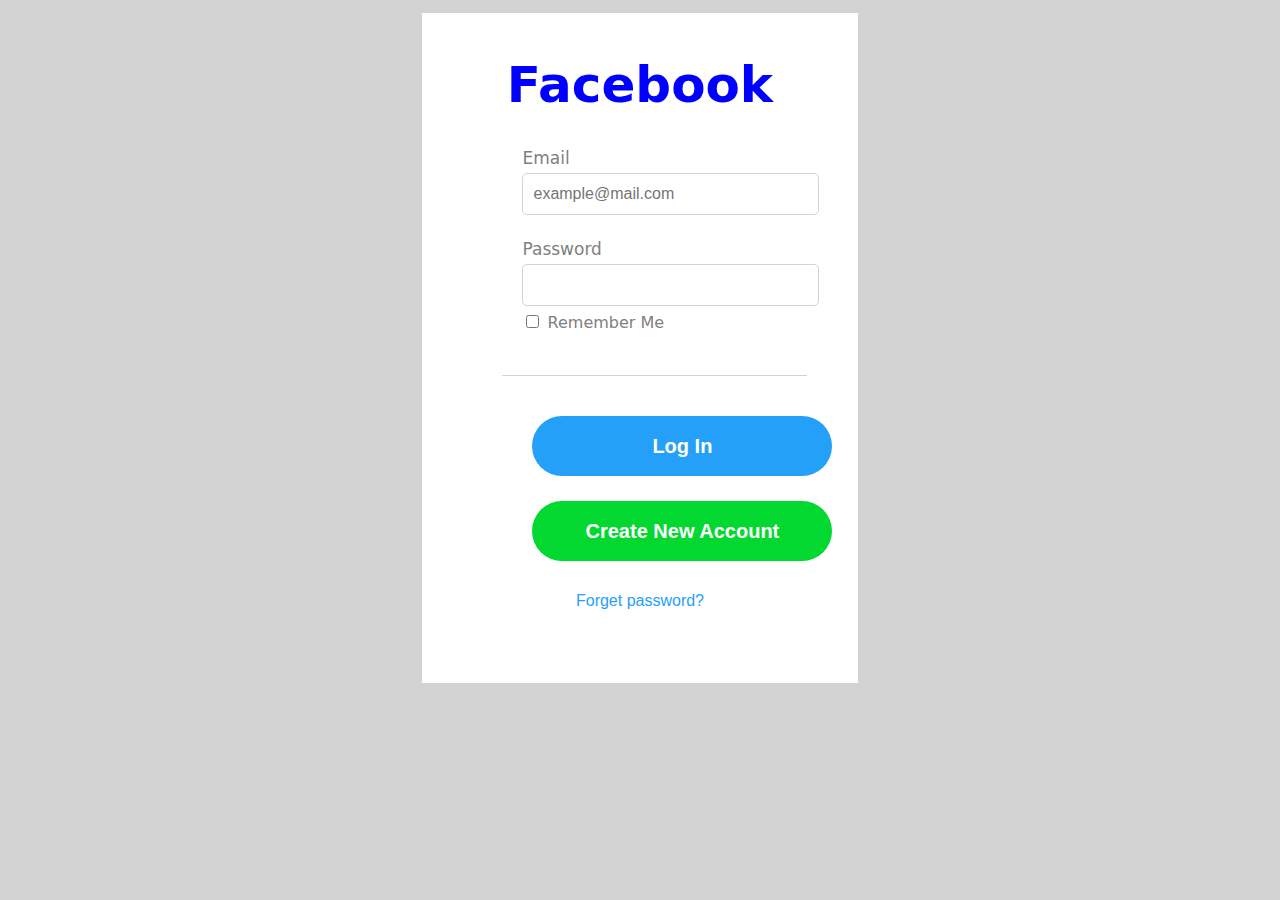
<file: facebook.html>
<!DOCTYPE html>
<html lang="en">
<head>
    <meta charset="UTF-8">
    <meta name="viewport" content="width=device-width, initial-scale=1.0">
    <title>Document</title>
    <link rel="stylesheet" href="facebook.css">
</head>
<body>
    <div class="mainBox">
        <h1>Facebook</h1>
        <div class="subBox">
            <label>Email</label>
            <input type="email" class="string" required title="Please fill your email address here" placeholder="example@mail.com">
            <div class="requiredField">This field is required.</div>
        </div>
        <div class="subBox">
            <label>Password</label>
            <input type="password" class="string" title="Please fill your password here" required>
            <div class="requiredField">This field is required.</div>
        </div>
        <div class="checkBox">
            <input style="cursor: pointer" type="checkbox">
            Remember Me
        </div>
        <div id="cutline"></div>
        <div>
            <button class="button1">Log In</button>
        </div>
        <div>
            <button class="button2">Create New Account</button>
        </div>
        <div class="forget">
            <a id="forget" href="https://www.google.com" target="_self">Forget password?</a>
        </div>
    </div>
</body>
</html>
</file>
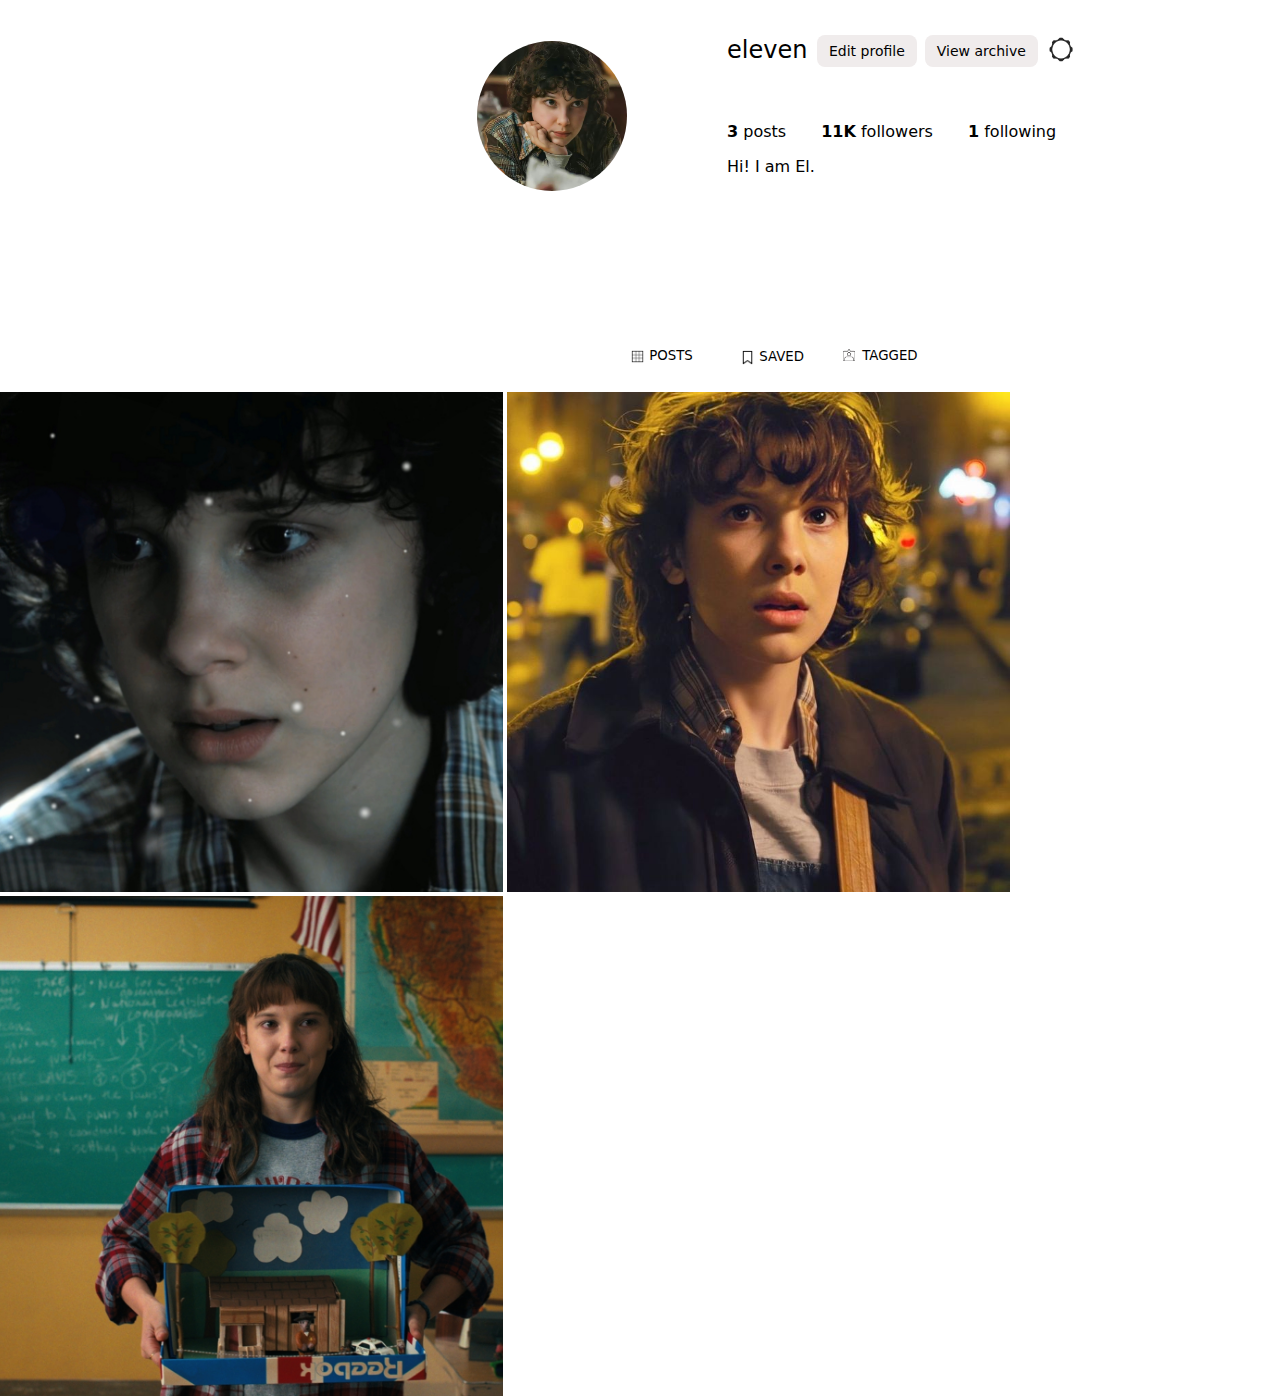
<file: myhomepage.html>
<!DOCTYPE html>
<html lang="en">
<head>
    <meta charset="UTF-8">
    <meta name="viewport" content="width=device-width, initial-scale=1.0">
    <title>Eleven Homepage</title>
    <link rel="stylesheet" href="myhomepage.css">
</head>
<body style="margin: 0px;">
    <a href="https://google.com" target="_blank" title="Change profile photo"><img class="profile_picture" src="images/el1.jpg" alt="Eleven"></a>
    <h1>
        <a id="profile_name" href="https://google.com">eleven</a>
        <a class="button" href="https://google.com" target="_blank">Edit profile</a>
        <a class="button" href="https://google.com" target="_blank">View archive</a>
        <a href="https://google.com" target="_blank" title="Options"><img id="setting_button" src="images/instagram_setting_button.png"></a>
    </h1>
    <p class="sub_data">
        <b>3</b> posts
        <a style="margin-left: 30px" class="sub_data" href="https://google.com" target="_blank"><b>11K</b> followers</a>
        <a style="margin-left: 30px" class="sub_data" href="https://google.com" target="_blank"><b>1</b> following</a>

    </p>
    <p id="description">Hi! I am El.</p>
    <br>
    <br>
    <br>
    <br>
    <br>
    <p id="posts">
        <img style="width: 15px; position: relative; top: 4px;" src="images/posts_icon.png">
        POSTS
    </p>
    <p id="saved">
        <img style="width: 15px; position: relative; top: 4px;" src="images/saved_icon.png">
        SAVED
    </p>
    <p id="tagged">
        <img style="width: 18px; position: relative; top: 4px;" src="images/tagged_icon.png">
        TAGGED
    </p>
    <img class="my_photos" src="images/el2.jpg" alt="Eleven">
    <img class="my_photos" src="images/el3.jpg" alt="Eleven">
    <img class="my_photos" src="images/el4.jpg" alt="Eleven">
</body>
</html>
</file>
<file: facebook.css>
body {
    background-color: lightgray;
    margin: 0px;
}

.mainBox {
    margin-top: 1%;
    margin-left: 33%;
    margin-right: 33%;
    padding-top: 10px;
    background-color: white;
    width: 34%;
    height: 660px;
    font-family: system-ui, -apple-system, BlinkMacSystemFont, 'Segoe UI', Roboto, Oxygen, Ubuntu, Cantarell, 'Open Sans', 'Helvetica Neue', sans-serif;
    
}

.subBox {
    margin-top: 5%;
    margin-bottom: 0%;
    margin-left: 33%;
    margin-right: 33%;
    color: gray;
    position: relative;
    left: -10%;
}

input.string {
    margin-top: 5px;
    margin-bottom: 2px;
    border: 1px lightgray solid;
    border-radius: 5px;
    width: 275px;
    height: 30px;
    font-size: 16px;
    font-weight: 200;
    font-family: Arial, Helvetica, sans-serif;
    text-align: left;
    padding: 5px 10px;
}

input.string:hover {
    display requiredField:block;
}

.checkBox {
    margin-top: 1%;
    margin-bottom: 10%;
    margin-left: 33%;
    margin-right: 33%;
    color: gray;
    position: relative;
    left: -10%;
}

h1 {
    text-align: center;
    font-size: 50px;
    color: blue;
}

label {
    font-size: 17px;
    display: block;
}

.requiredField {
    color: red;
    display: none;
}

#cutline {
    border-bottom: 1px solid lightgray;
    width: 70%;
    position: relative;
    left: 80px;
    margin-top: 10px
}

.button1 {
    margin-top: 40px;
    width: 300px;
    height: 60px;
    font-size: 20px;
    color: white;
    font-family: Arial, Helvetica, sans-serif;
    font-weight: 700;
    text-align: center;
    position: relative;
    left: 110px;
    border: none;
    border-radius: 150px;
    background-color: rgb(36, 160, 249);
    cursor: pointer;
}

.button1:hover {
    background-color: rgb(63, 169, 245);
}

.button2 {
    margin-top: 25px;
    width: 300px;
    height: 60px;
    font-size: 20px;
    color: white;
    font-family: Arial, Helvetica, sans-serif;
    font-weight: 700;
    text-align: center;
    position: relative;
    left: 110px;
    border: none;
    border-radius: 150px;
    background-color: rgb(2, 216, 48);
    cursor: pointer;
}

.forget {
    text-align: center;
    margin-top: 30px;
}

#forget {
    color: rgb(36, 160, 249);
    font-family: Arial, Helvetica, sans-serif;
    font-size: 16px;
    text-decoration: none;
}
</file>
<file: myhomepage.css>
#profile_name {
    font-weight: 390;
    font-size: 24px;
    position: relative;
    top: 15px;
    margin-right: 0;
    font-family: system-ui, -apple-system, BlinkMacSystemFont, 'Segoe UI', Roboto, Oxygen, Ubuntu, Cantarell, 'Open Sans', 'Helvetica Neue', sans-serif;
    display: block;
    text-align: inherit;
    text-decoration: none;
    color: black;
}

img.profile_picture {
    width: 150px;
    border-radius: 100px;
    float: left;
    margin-top: 20px;
    margin-bottom: 100px;
    margin-left: 477px;
    margin-right: 100px;
}

.button {
    color: black;
    text-decoration: none;
    font-size: 14px;
    font-weight: 500;
    font-family: system-ui, -apple-system, BlinkMacSystemFont, 'Segoe UI', Roboto, Oxygen, Ubuntu, Cantarell, 'Open Sans', 'Helvetica Neue', sans-serif;
    background-color: rgb(240,236,236);
    border-radius: 8px;
    padding-top: 8px;
    padding-bottom: 8px;
    padding-left: 12px;
    padding-right: 12px;
    position: relative;
    right: -90px;
    top: -37px;
}

#setting_button {
    width: 40px;
    position: relative;
    right: -85px;
    top: -20px;
}

.sub_data {
    font-family: system-ui, -apple-system, BlinkMacSystemFont, 'Segoe UI', Roboto, Oxygen, Ubuntu, Cantarell, 'Open Sans', 'Helvetica Neue', sans-serif;
    color: black;
    text-decoration: none;
}

#description {
    font-family: system-ui, -apple-system, BlinkMacSystemFont, 'Segoe UI', Roboto, Oxygen, Ubuntu, Cantarell, 'Open Sans', 'Helvetica Neue', sans-serif;
    display: block;
}

#posts {
    font-family: system-ui, -apple-system, BlinkMacSystemFont, 'Segoe UI', Roboto, Oxygen, Ubuntu, Cantarell, 'Open Sans', 'Helvetica Neue', sans-serif;
    position:relative;
    left: 630px;
    font-size: smaller;
    font-weight:500;
    top: 50px;
}

#saved {
    font-family: system-ui, -apple-system, BlinkMacSystemFont, 'Segoe UI', Roboto, Oxygen, Ubuntu, Cantarell, 'Open Sans', 'Helvetica Neue', sans-serif;
    position:relative;
    left: 740px;
    top: 19px;
    font-size: smaller;
    font-weight:500;
}

#tagged {
    font-family: system-ui, -apple-system, BlinkMacSystemFont, 'Segoe UI', Roboto, Oxygen, Ubuntu, Cantarell, 'Open Sans', 'Helvetica Neue', sans-serif;
    position: relative;
    left: 840px;
    top: -16px;
    font-size: smaller;
    font-weight:500;
}

img.my_photos {
    width: 503px;
    height: 500px;
    object-fit: cover;
}
</file>
